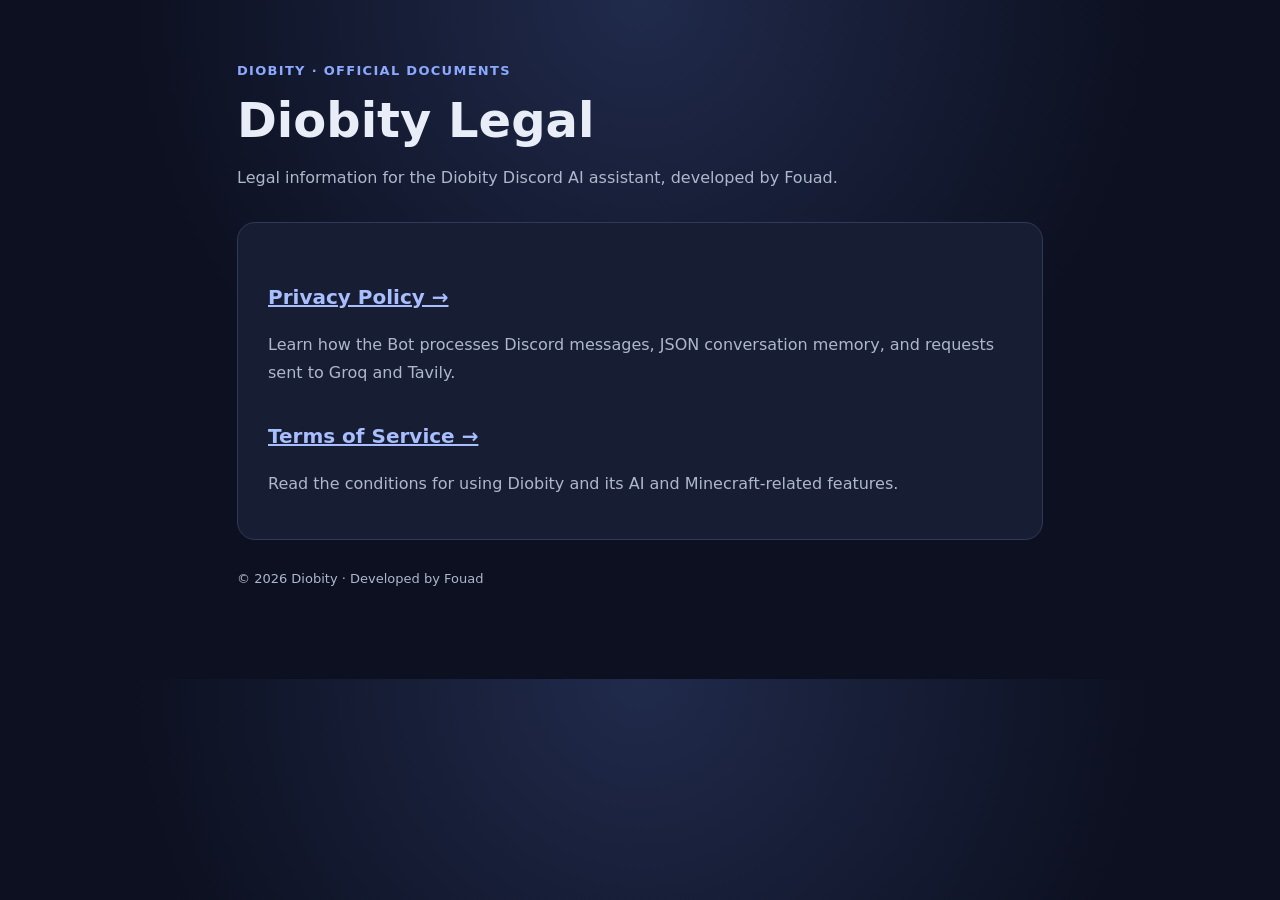
<file: index.html>
<!doctype html><html lang="en"><head><meta charset="utf-8"><meta name="viewport" content="width=device-width,initial-scale=1"><title>Diobity | Legal</title><link rel="stylesheet" href="style.css"></head><body><main><header><div class="eyebrow">Diobity · Official documents</div><h1>Diobity Legal</h1><p>Legal information for the Diobity Discord AI assistant, developed by Fouad.</p></header><section class="panel"><h2><a href="privacy.html">Privacy Policy →</a></h2><p>Learn how the Bot processes Discord messages, JSON conversation memory, and requests sent to Groq and Tavily.</p><h2><a href="terms.html">Terms of Service →</a></h2><p>Read the conditions for using Diobity and its AI and Minecraft-related features.</p></section><footer>© 2026 Diobity · Developed by Fouad</footer></main></body></html>
</file>
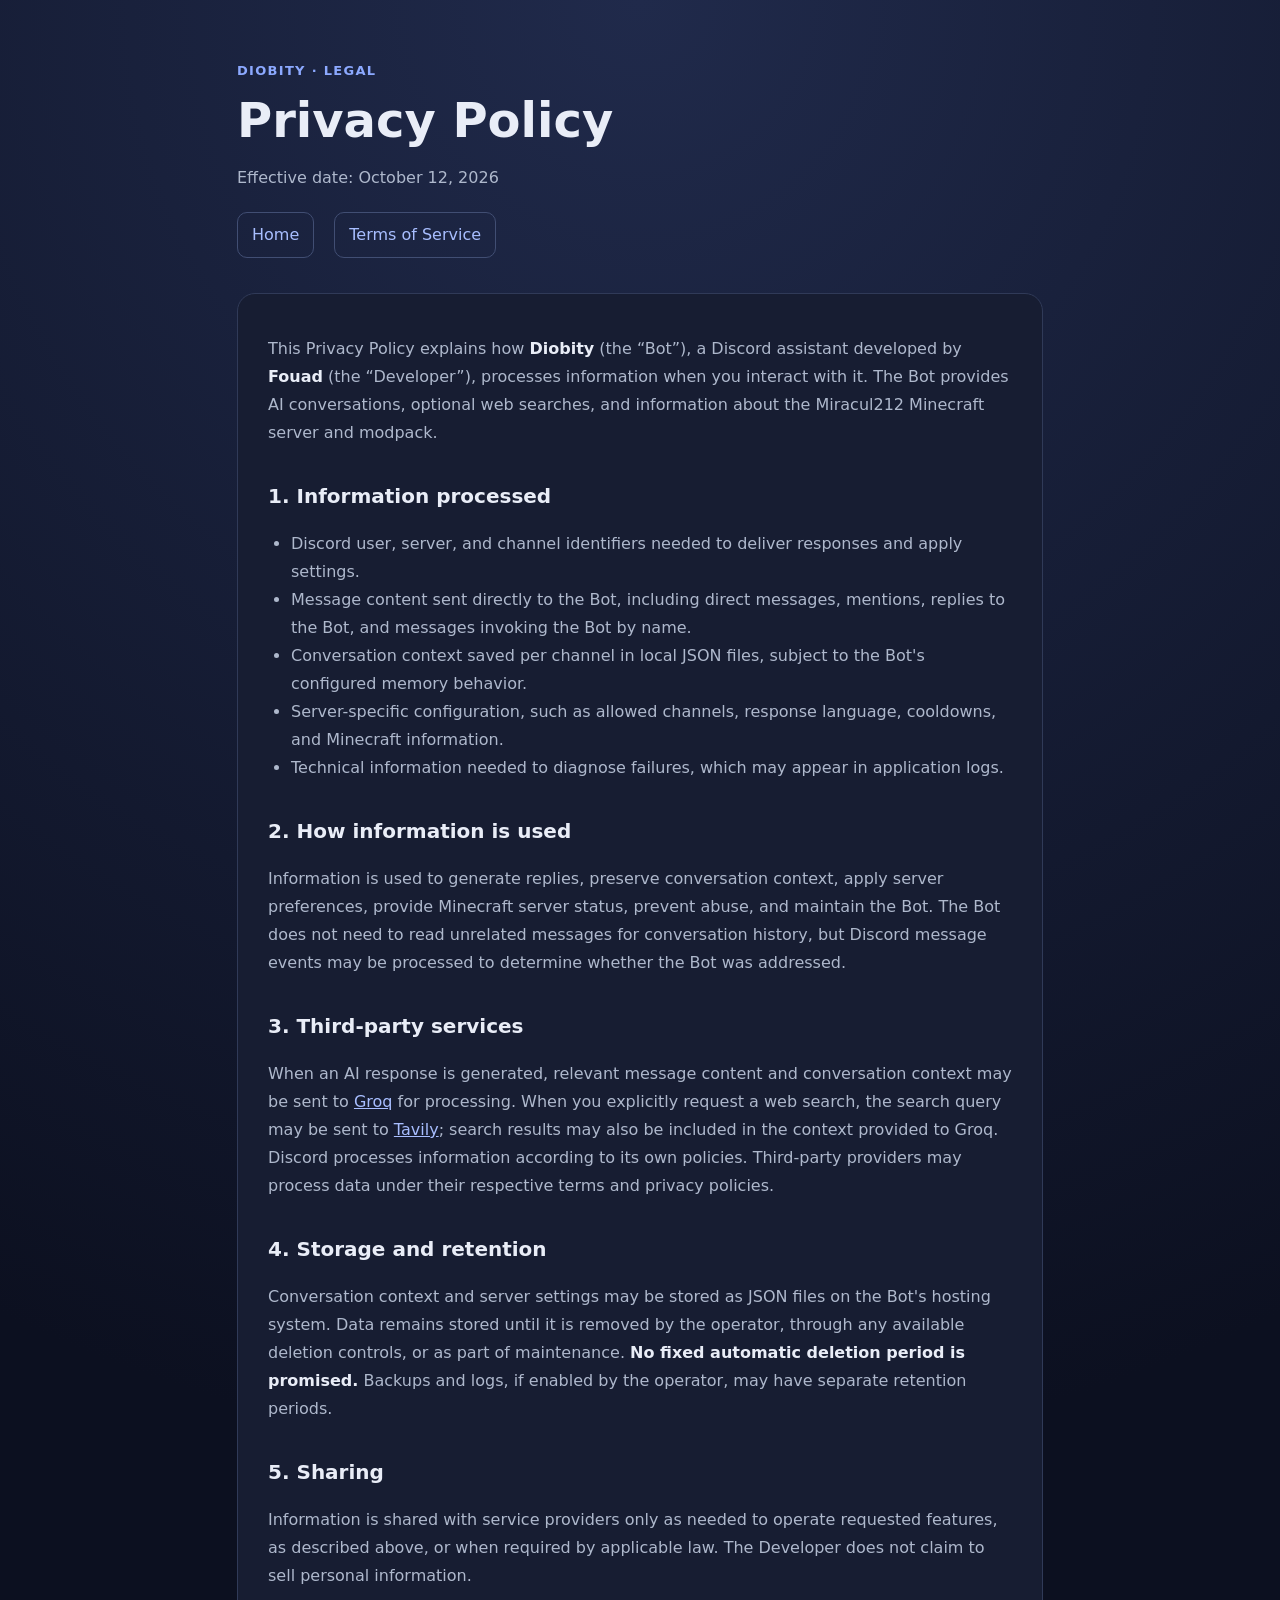
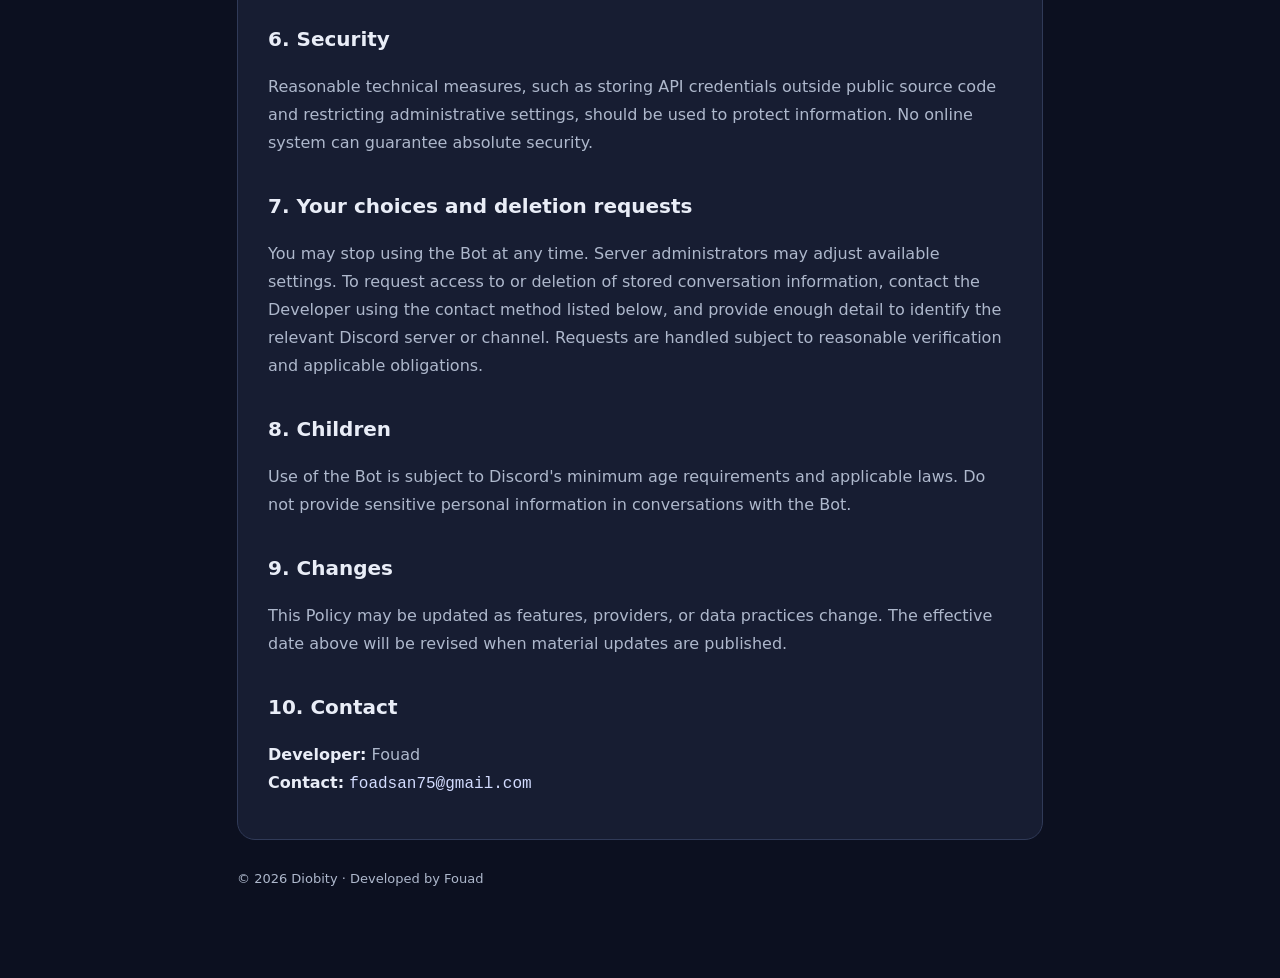
<file: privacy.html>
<!doctype html><html lang="en"><head><meta charset="utf-8"><meta name="viewport" content="width=device-width,initial-scale=1"><meta name="description" content="Privacy Policy for the Diobity Discord bot"><title>Privacy Policy | Diobity</title><link rel="stylesheet" href="style.css"></head><body><main><header><div class="eyebrow">Diobity · Legal</div><h1>Privacy Policy</h1><p>Effective date: October 12, 2026</p><nav><a href="index.html">Home</a><a href="terms.html">Terms of Service</a></nav></header><article class="panel"><p>This Privacy Policy explains how <strong>Diobity</strong> (the “Bot”), a Discord assistant developed by <strong>Fouad</strong> (the “Developer”), processes information when you interact with it. The Bot provides AI conversations, optional web searches, and information about the Miracul212 Minecraft server and modpack.</p><h2>1. Information processed</h2><ul><li>Discord user, server, and channel identifiers needed to deliver responses and apply settings.</li><li>Message content sent directly to the Bot, including direct messages, mentions, replies to the Bot, and messages invoking the Bot by name.</li><li>Conversation context saved per channel in local JSON files, subject to the Bot's configured memory behavior.</li><li>Server-specific configuration, such as allowed channels, response language, cooldowns, and Minecraft information.</li><li>Technical information needed to diagnose failures, which may appear in application logs.</li></ul><h2>2. How information is used</h2><p>Information is used to generate replies, preserve conversation context, apply server preferences, provide Minecraft server status, prevent abuse, and maintain the Bot. The Bot does not need to read unrelated messages for conversation history, but Discord message events may be processed to determine whether the Bot was addressed.</p><h2>3. Third-party services</h2><p>When an AI response is generated, relevant message content and conversation context may be sent to <a href="https://groq.com/" rel="noopener noreferrer">Groq</a> for processing. When you explicitly request a web search, the search query may be sent to <a href="https://www.tavily.com/" rel="noopener noreferrer">Tavily</a>; search results may also be included in the context provided to Groq. Discord processes information according to its own policies. Third-party providers may process data under their respective terms and privacy policies.</p><h2>4. Storage and retention</h2><p>Conversation context and server settings may be stored as JSON files on the Bot's hosting system. Data remains stored until it is removed by the operator, through any available deletion controls, or as part of maintenance. <strong>No fixed automatic deletion period is promised.</strong> Backups and logs, if enabled by the operator, may have separate retention periods.</p><h2>5. Sharing</h2><p>Information is shared with service providers only as needed to operate requested features, as described above, or when required by applicable law. The Developer does not claim to sell personal information.</p><h2>6. Security</h2><p>Reasonable technical measures, such as storing API credentials outside public source code and restricting administrative settings, should be used to protect information. No online system can guarantee absolute security.</p><h2>7. Your choices and deletion requests</h2><p>You may stop using the Bot at any time. Server administrators may adjust available settings. To request access to or deletion of stored conversation information, contact the Developer using the contact method listed below, and provide enough detail to identify the relevant Discord server or channel. Requests are handled subject to reasonable verification and applicable obligations.</p><h2>8. Children</h2><p>Use of the Bot is subject to Discord's minimum age requirements and applicable laws. Do not provide sensitive personal information in conversations with the Bot.</p><h2>9. Changes</h2><p>This Policy may be updated as features, providers, or data practices change. The effective date above will be revised when material updates are published.</p><h2>10. Contact</h2><p><strong>Developer:</strong> Fouad<br><strong>Contact:</strong> <code>foadsan75@gmail.com</code></p></article><footer>© 2026 Diobity · Developed by Fouad</footer></main></body></html>
</file>
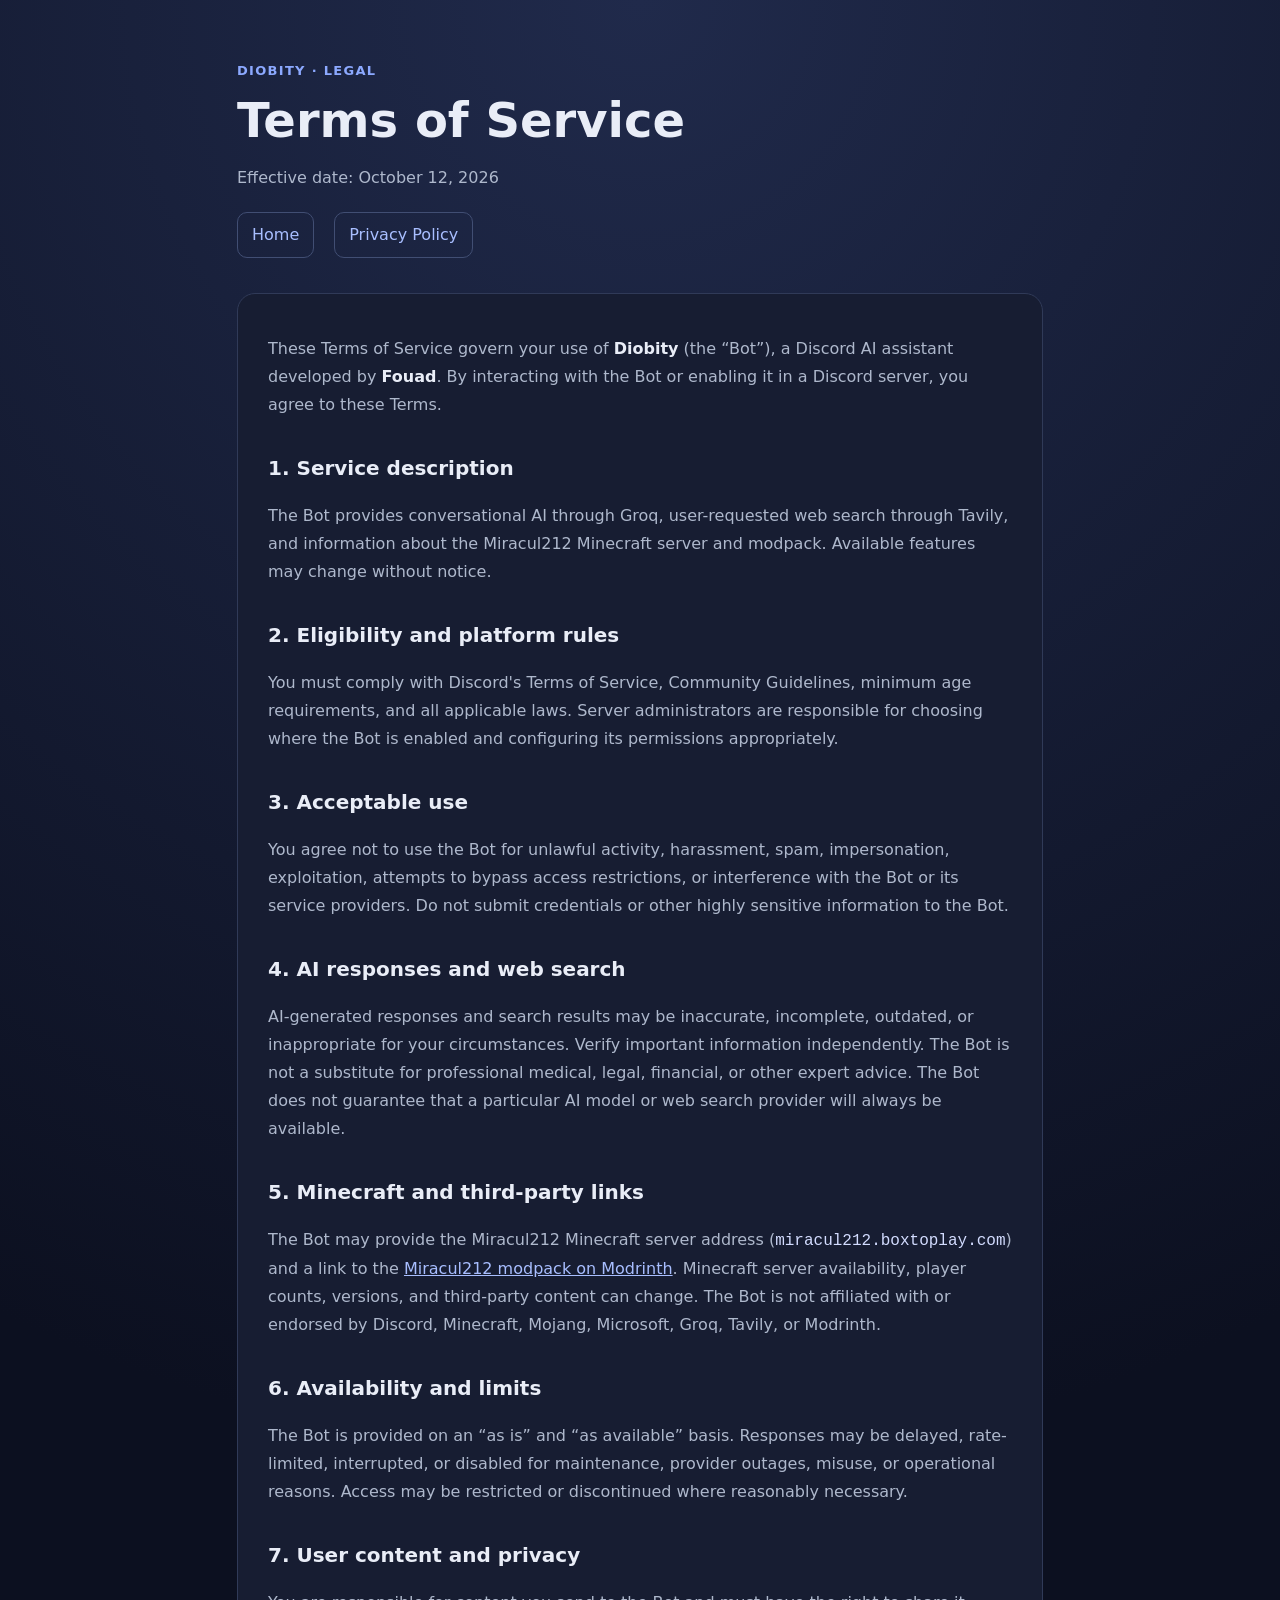
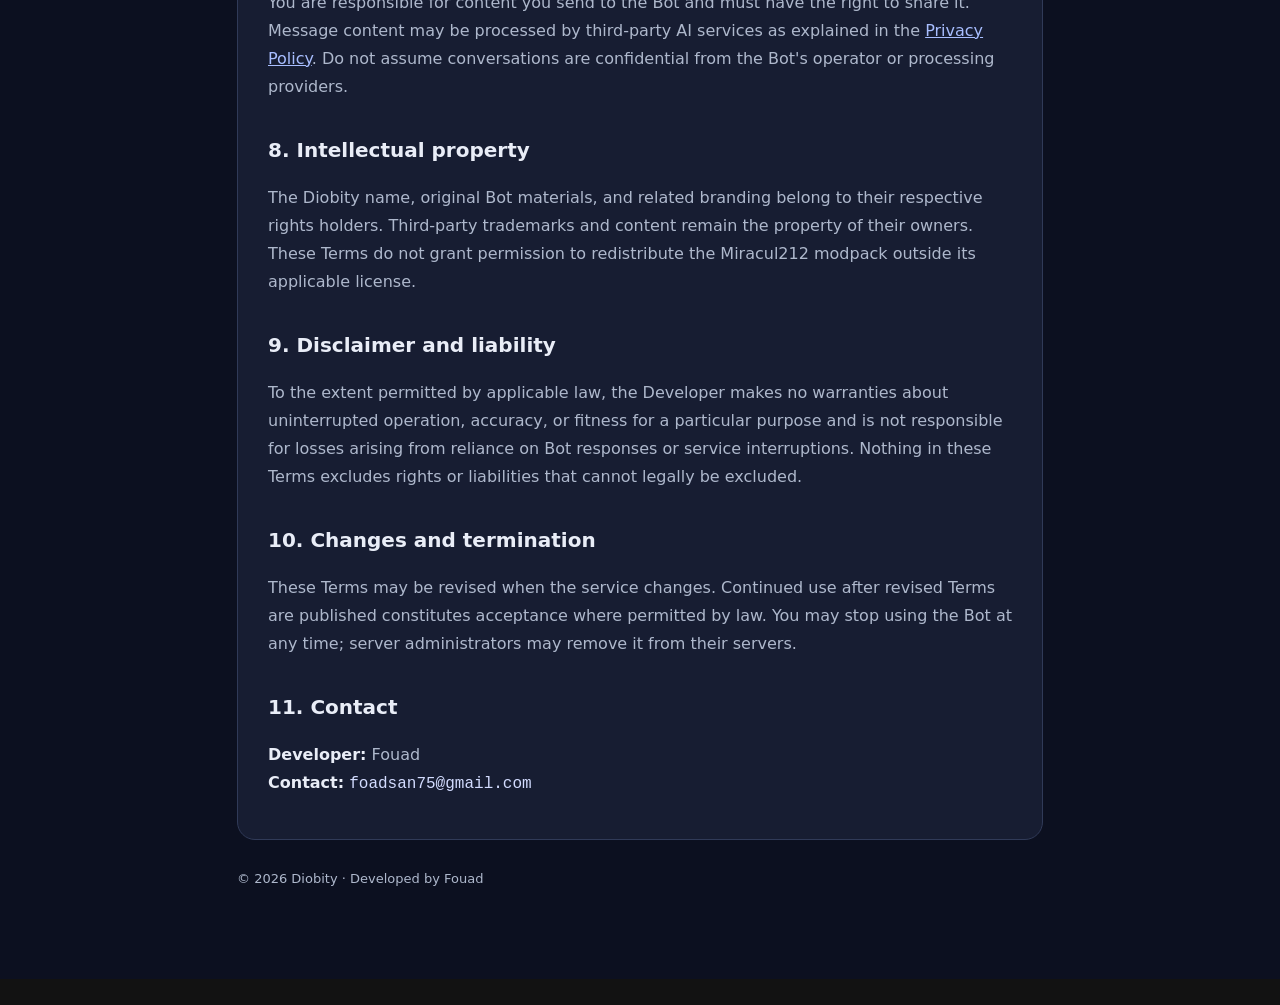
<file: terms.html>
<!doctype html><html lang="en"><head><meta charset="utf-8"><meta name="viewport" content="width=device-width,initial-scale=1"><meta name="description" content="Terms of Service for the Diobity Discord bot"><title>Terms of Service | Diobity</title><link rel="stylesheet" href="style.css"></head><body><main><header><div class="eyebrow">Diobity · Legal</div><h1>Terms of Service</h1><p>Effective date: October 12, 2026</p><nav><a href="index.html">Home</a><a href="privacy.html">Privacy Policy</a></nav></header><article class="panel"><p>These Terms of Service govern your use of <strong>Diobity</strong> (the “Bot”), a Discord AI assistant developed by <strong>Fouad</strong>. By interacting with the Bot or enabling it in a Discord server, you agree to these Terms.</p><h2>1. Service description</h2><p>The Bot provides conversational AI through Groq, user-requested web search through Tavily, and information about the Miracul212 Minecraft server and modpack. Available features may change without notice.</p><h2>2. Eligibility and platform rules</h2><p>You must comply with Discord's Terms of Service, Community Guidelines, minimum age requirements, and all applicable laws. Server administrators are responsible for choosing where the Bot is enabled and configuring its permissions appropriately.</p><h2>3. Acceptable use</h2><p>You agree not to use the Bot for unlawful activity, harassment, spam, impersonation, exploitation, attempts to bypass access restrictions, or interference with the Bot or its service providers. Do not submit credentials or other highly sensitive information to the Bot.</p><h2>4. AI responses and web search</h2><p>AI-generated responses and search results may be inaccurate, incomplete, outdated, or inappropriate for your circumstances. Verify important information independently. The Bot is not a substitute for professional medical, legal, financial, or other expert advice. The Bot does not guarantee that a particular AI model or web search provider will always be available.</p><h2>5. Minecraft and third-party links</h2><p>The Bot may provide the Miracul212 Minecraft server address (<code>miracul212.boxtoplay.com</code>) and a link to the <a href="https://modrinth.com/project/ErT46leP" rel="noopener noreferrer">Miracul212 modpack on Modrinth</a>. Minecraft server availability, player counts, versions, and third-party content can change. The Bot is not affiliated with or endorsed by Discord, Minecraft, Mojang, Microsoft, Groq, Tavily, or Modrinth.</p><h2>6. Availability and limits</h2><p>The Bot is provided on an “as is” and “as available” basis. Responses may be delayed, rate-limited, interrupted, or disabled for maintenance, provider outages, misuse, or operational reasons. Access may be restricted or discontinued where reasonably necessary.</p><h2>7. User content and privacy</h2><p>You are responsible for content you send to the Bot and must have the right to share it. Message content may be processed by third-party AI services as explained in the <a href="privacy.html">Privacy Policy</a>. Do not assume conversations are confidential from the Bot's operator or processing providers.</p><h2>8. Intellectual property</h2><p>The Diobity name, original Bot materials, and related branding belong to their respective rights holders. Third-party trademarks and content remain the property of their owners. These Terms do not grant permission to redistribute the Miracul212 modpack outside its applicable license.</p><h2>9. Disclaimer and liability</h2><p>To the extent permitted by applicable law, the Developer makes no warranties about uninterrupted operation, accuracy, or fitness for a particular purpose and is not responsible for losses arising from reliance on Bot responses or service interruptions. Nothing in these Terms excludes rights or liabilities that cannot legally be excluded.</p><h2>10. Changes and termination</h2><p>These Terms may be revised when the service changes. Continued use after revised Terms are published constitutes acceptance where permitted by law. You may stop using the Bot at any time; server administrators may remove it from their servers.</p><h2>11. Contact</h2><p><strong>Developer:</strong> Fouad<br><strong>Contact:</strong> <code>foadsan75@gmail.com</code></p></article><footer>© 2026 Diobity · Developed by Fouad</footer></main></body></html>
</file>
<file: style.css>
:root{color-scheme:dark;--bg:#0c1020;--card:#171d32;--text:#e9edf7;--muted:#aeb8cc;--accent:#8ca9ff}*{box-sizing:border-box}body{margin:0;font:16px/1.75 system-ui,-apple-system,Segoe UI,sans-serif;background:radial-gradient(circle at top,#202a4b,var(--bg) 55%);color:var(--text)}main{max-width:850px;margin:60px auto;padding:0 22px}header{margin-bottom:30px}.eyebrow{color:var(--accent);font-weight:700;letter-spacing:.1em;text-transform:uppercase;font-size:13px}h1{font-size:clamp(2rem,5vw,3rem);line-height:1.15;margin:10px 0}h2{font-size:1.25rem;margin:32px 0 8px}p,li{color:var(--muted)}strong{color:var(--text)}a{color:#a8beff}nav{display:flex;gap:20px;flex-wrap:wrap;margin:20px 0 35px}nav a{padding:8px 14px;border:1px solid #414e73;border-radius:10px;text-decoration:none}.panel{background:var(--card);padding:25px 30px;border:1px solid #303a58;border-radius:18px}footer{padding:28px 0;color:var(--muted);font-size:13px}.notice{border-left:3px solid var(--accent);padding:10px 15px;background:#222b47;border-radius:4px}code{color:#d3dcff}ul{padding-left:23px}@media(max-width:600px){main{margin:30px auto}.panel{padding:18px}}
</file>
